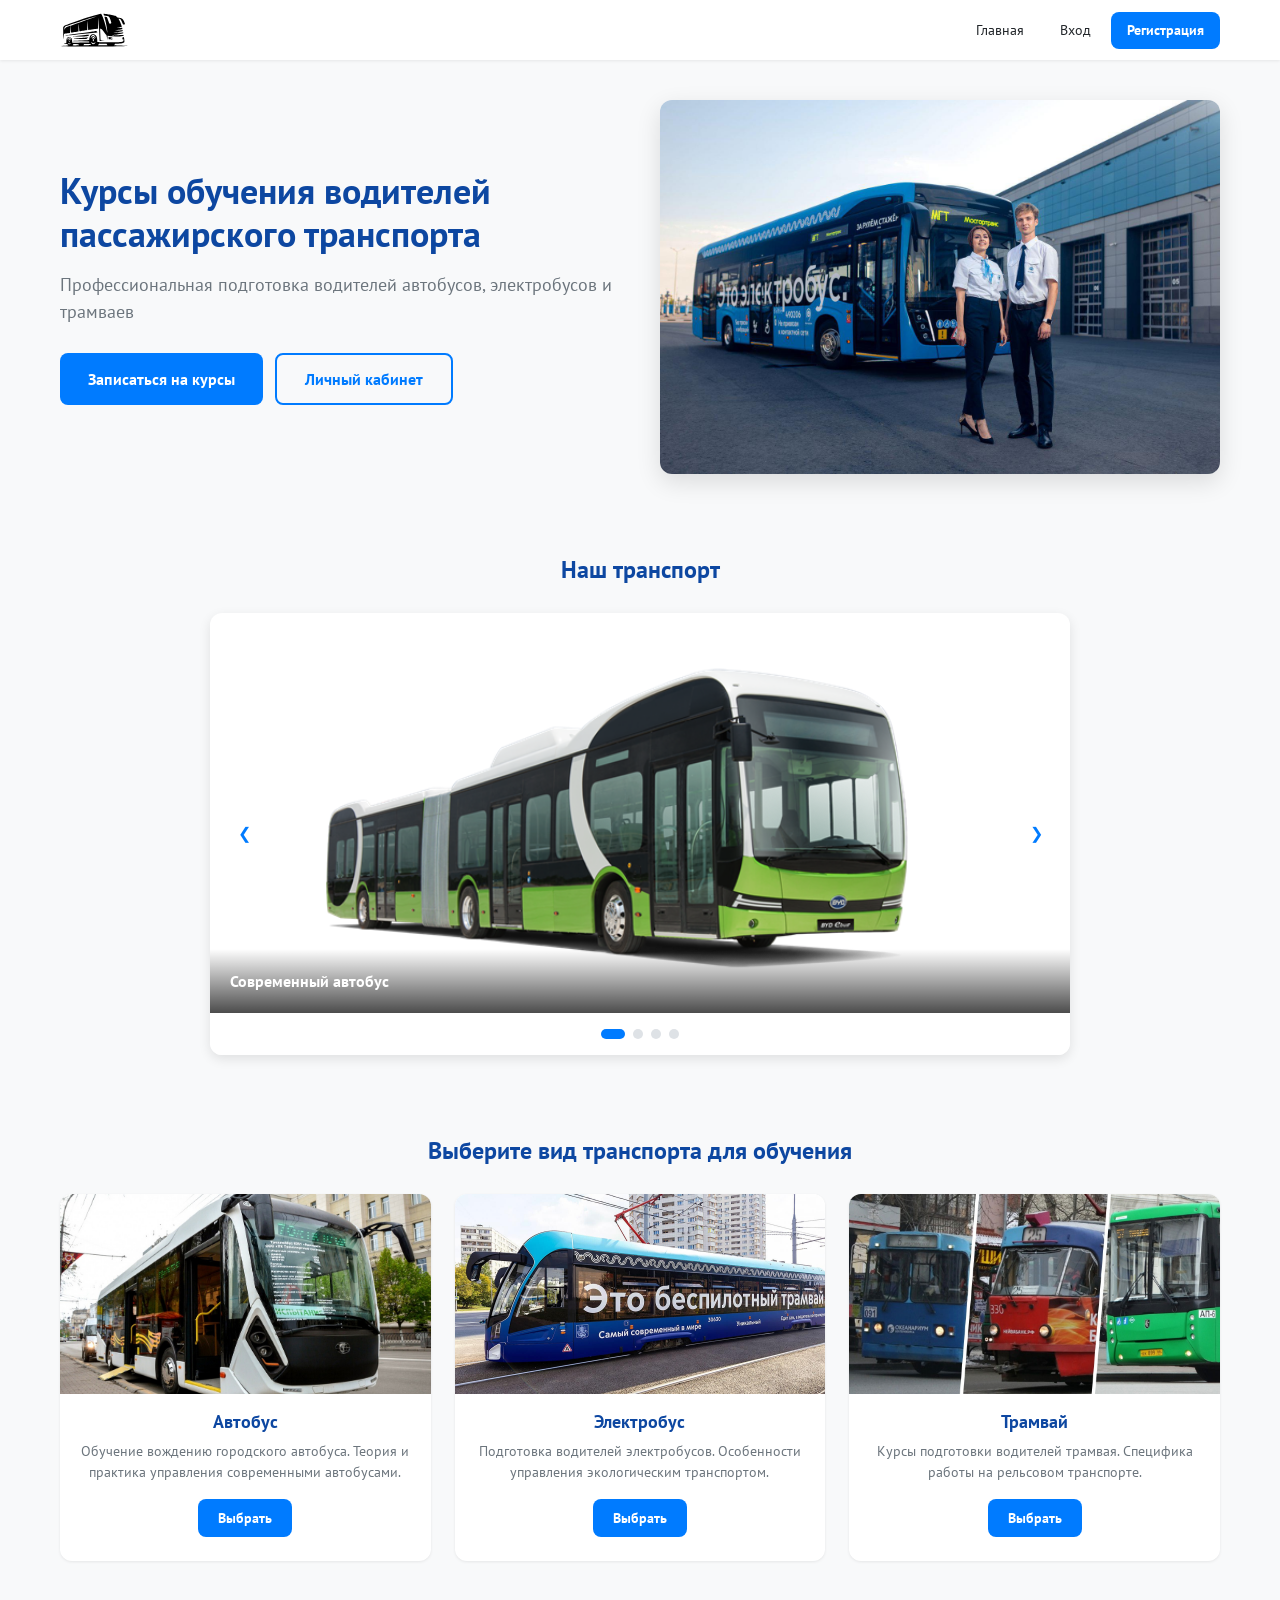
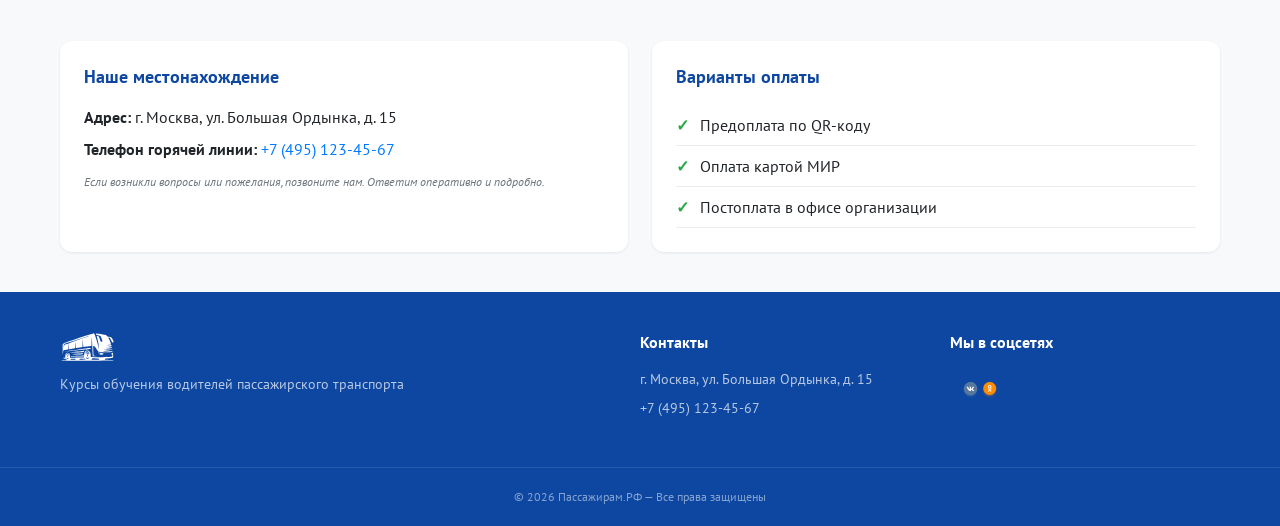
<file: index.html>
<!DOCTYPE html>
<html lang="ru">
<head>
    <meta charset="UTF-8">
    <meta name="viewport" content="width=device-width, initial-scale=1.0, maximum-scale=1.0, user-scalable=no">
    <title>Пассажирам.РФ — Обучение пассажирским перевозкам</title>
    <link rel="preconnect" href="https://fonts.googleapis.com">
    <link rel="preconnect" href="https://fonts.gstatic.com" crossorigin>
    <link href="https://fonts.googleapis.com/css2?family=PT+Sans:ital,wght@0,400;0,700;1,400;1,700&display=swap" rel="stylesheet">
    <link rel="stylesheet" href="css/style.css">
</head>
<body>
    <!-- Навигация -->
    <nav class="navbar" id="navbar">
        <div class="nav-container">
            <a href="index.html" class="nav-logo">
                <img src="images/logo.svg" alt="Пассажирам.РФ" class="logo-img">
            </a>
            <button class="nav-toggle" id="navToggle" aria-label="Меню">
                <span class="hamburger"></span>
                <span class="hamburger"></span>
                <span class="hamburger"></span>
            </button>
            <ul class="nav-menu" id="navMenu">
                <li class="nav-item">
                    <a href="index.html" class="nav-link">Главная</a>
                </li>
                <li class="nav-item auth-hidden">
                    <a href="login.html" class="nav-link">Вход</a>
                </li>
                <li class="nav-item auth-hidden">
                    <a href="register.html" class="nav-link nav-link-primary">Регистрация</a>
                </li>
                <li class="nav-item auth-visible" style="display:none">
                    <a href="dashboard.html" class="nav-link">Личный кабинет</a>
                </li>
                <li class="nav-item auth-visible" style="display:none">
                    <a href="request.html" class="nav-link">Подать заявку</a>
                </li>
                <li class="nav-item admin-visible" style="display:none">
                    <a href="admin.html" class="nav-link nav-link-admin">Админ-панель</a>
                </li>
                <li class="nav-item auth-visible" style="display:none">
                    <a href="#" class="nav-link" onclick="auth.logout()">Выход</a>
                </li>
            </ul>
        </div>
    </nav>

    <!-- Уведомления -->
    <div class="notifications-container" id="notifications"></div>

    <!-- ==================== ГЛАВНАЯ СТРАНИЦА ==================== -->
    <section class="page" id="page-home">
        <!-- Hero секция -->
        <div class="hero">
            <div class="hero-content">
                <h1 class="hero-title">Курсы обучения водителей пассажирского транспорта</h1>
                <p class="hero-subtitle">Профессиональная подготовка водителей автобусов, электробусов и трамваев</p>
                <div class="hero-buttons">
                    <button class="btn btn-primary btn-lg" onclick="goToEnrollment()">Записаться на курсы</button>
                    <button class="btn btn-outline btn-lg" onclick="window.location.href='login.html'">Личный кабинет</button>
                </div>
            </div>
            <div class="hero-image">
                <img src="images/hero.jpg" alt="Пассажирский транспорт">
            </div>
        </div>

        <!-- Слайдер -->
        <div class="slider-section">
            <h2 class="section-title">Наш транспорт</h2>
            <div class="slider" id="mainSlider">
                <div class="slider-container">
                    <div class="slider-slide active">
                        <img src="images/slider1.png" alt="Автобус">
                        <div class="slide-caption">Современный автобус</div>
                    </div>
                    <div class="slider-slide">
                        <img src="images/slider2.jpg" alt="Электробус">
                        <div class="slide-caption">Экологичный электробус</div>
                    </div>
                    <div class="slider-slide">
                        <img src="images/slider3.jpg" alt="Трамвай">
                        <div class="slide-caption">Городской трамвай</div>
                    </div>
                    <div class="slider-slide">
                        <img src="images/slider4.jpg" alt="Транспорт Москвы">
                        <div class="slide-caption">Транспорт Москвы</div>
                    </div>
                </div>
                <button class="slider-btn slider-prev" onclick="mainSlider.prev()">&#10094;</button>
                <button class="slider-btn slider-next" onclick="mainSlider.next()">&#10095;</button>
                <div class="slider-dots" id="sliderDots"></div>
            </div>
        </div>

        <!-- Виды транспорта -->
        <div class="transport-section">
            <h2 class="section-title">Выберите вид транспорта для обучения</h2>
            <div class="transport-grid">
                <div class="transport-card">
                    <div class="transport-img">
                        <img src="images/bus.jpg" alt="Автобус">
                    </div>
                    <h3>Автобус</h3>
                    <p>Обучение вождению городского автобуса. Теория и практика управления современными автобусами.</p>
                    <button class="btn btn-primary" onclick="goToEnrollment('Автобус')">Выбрать</button>
                </div>
                <div class="transport-card">
                    <div class="transport-img">
                        <img src="images/electrobus.png" alt="Электробус">
                    </div>
                    <h3>Электробус</h3>
                    <p>Подготовка водителей электробусов. Особенности управления экологическим транспортом.</p>
                    <button class="btn btn-primary" onclick="goToEnrollment('Электробус')">Выбрать</button>
                </div>
                <div class="transport-card">
                    <div class="transport-img">
                        <img src="images/tram.jpg" alt="Трамвай">
                    </div>
                    <h3>Трамвай</h3>
                    <p>Курсы подготовки водителей трамвая. Специфика работы на рельсовом транспорте.</p>
                    <button class="btn btn-primary" onclick="goToEnrollment('Трамвай')">Выбрать</button>
                </div>
            </div>
        </div>

        <!-- Информация -->
        <div class="info-section">
            <div class="info-card">
                <h3>Наше местонахождение</h3>
                <p><strong>Адрес:</strong> г. Москва, ул. Большая Ордынка, д. 15</p>
                <p><strong>Телефон горячей линии:</strong> <a href="tel:+74951234567">+7 (495) 123-45-67</a></p>
                <p class="info-note">Если возникли вопросы или пожелания, позвоните нам. Ответим оперативно и подробно.</p>
            </div>
            <div class="info-card">
                <h3>Варианты оплаты</h3>
                <ul class="payment-list">
                    <li>Предоплата по QR-коду</li>
                    <li>Оплата картой МИР</li>
                    <li>Постоплата в офисе организации</li>
                </ul>
            </div>
        </div>
    </section>

    <!-- Футер -->
    <footer class="footer" id="footer">
        <div class="footer-content">
            <div class="footer-section">
                <img src="images/logo.svg" alt="Пассажирам.РФ" class="footer-logo">
                <p class="footer-desc">Курсы обучения водителей пассажирского транспорта</p>
            </div>
            <div class="footer-section">
                <h4>Контакты</h4>
                <p>г. Москва, ул. Большая Ордынка, д. 15</p>
                <p><a href="tel:+74951234567">+7 (495) 123-45-67</a></p>
            </div>
            <div class="footer-section">
                <h4>Мы в соцсетях</h4>
                <div class="social-links">
                    <a href="#" class="social-link">
                        <img src="images/social.png" alt="Социальные сети" class="social-img">
                    </a>
                </div>
            </div>
        </div>
        <div class="footer-bottom">
            <p>&copy; 2026 Пассажирам.РФ — Все права защищены</p>
        </div>
    </footer>

    <script src="js/app.js"></script>
    <script>
        document.addEventListener('DOMContentLoaded', () => {
            storage.init();
            notify.init();
            nav.init();
            mainSlider = new Slider('mainSlider', 'sliderDots');
        });

        function goToEnrollment(transport) {
            if (auth.getCurrentUser()) {
                if (transport) {
                    sessionStorage.setItem('selectedTransport', transport);
                }
                window.location.href = 'request.html';
            } else {
                window.location.href = 'register.html';
            }
        }
    </script>
</body>
</html>
</file>
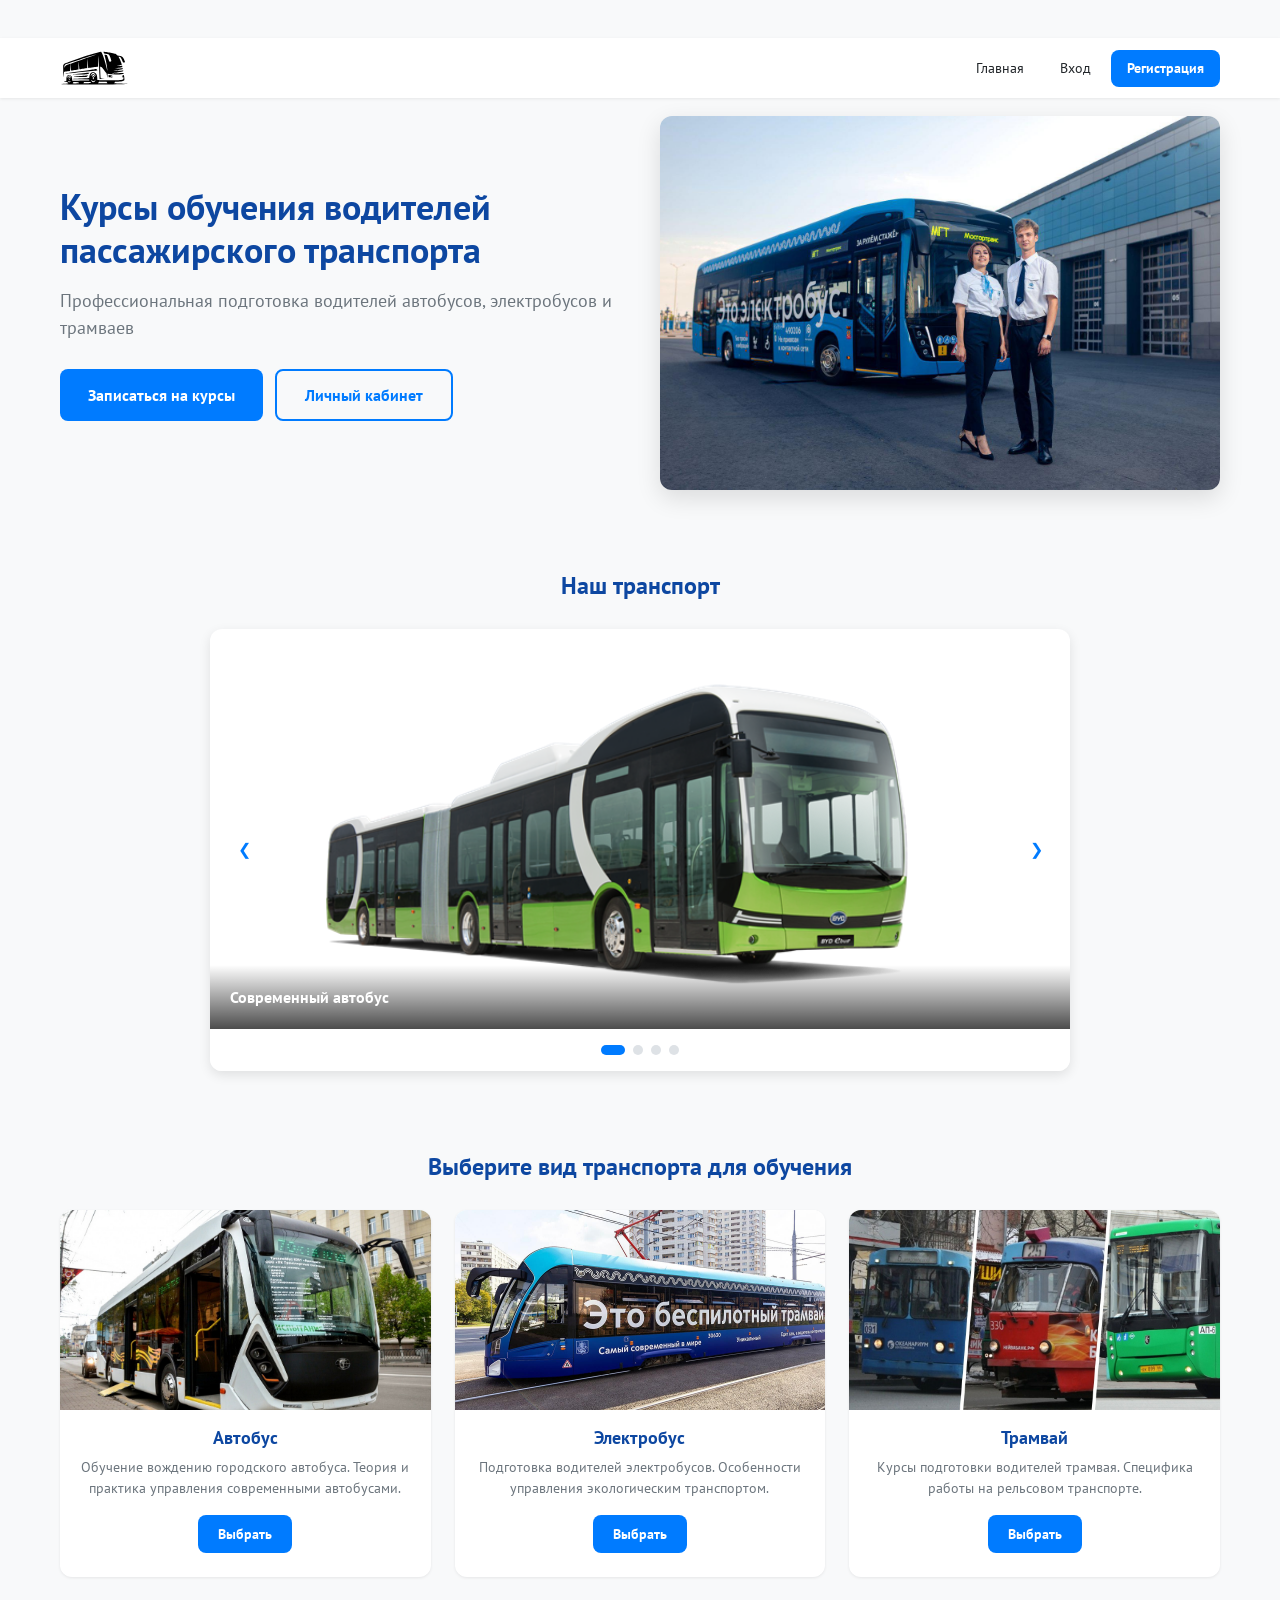
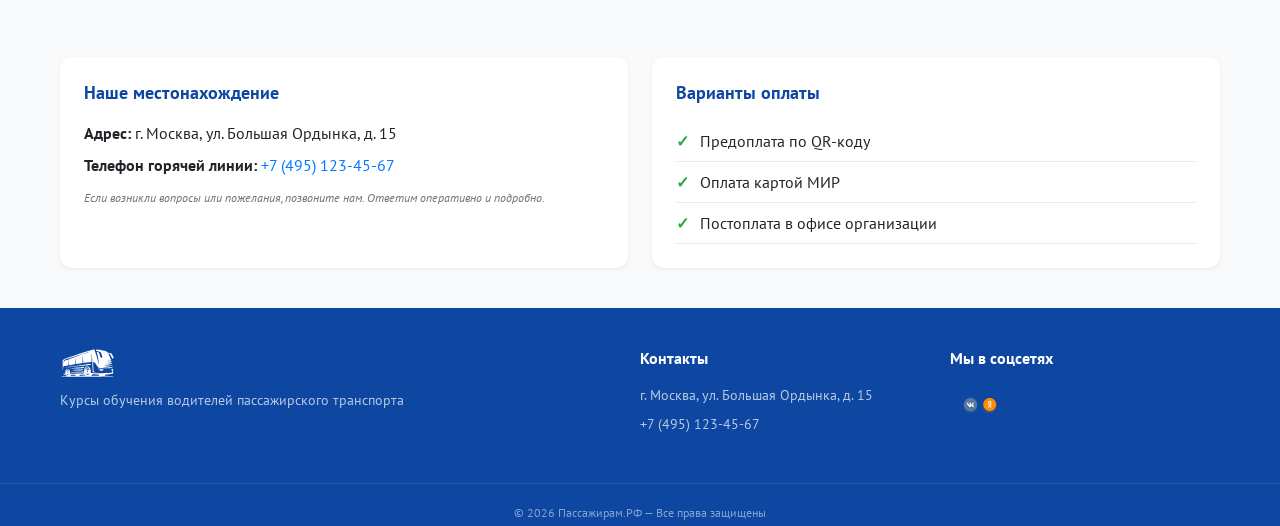
<file: admin.html>
<!DOCTYPE html>
<html lang="ru">
<head>
    <meta charset="UTF-8">
    <meta name="viewport" content="width=device-width, initial-scale=1.0, maximum-scale=1.0, user-scalable=no">
    <title>Панель администратора — Пассажирам.РФ</title>
    <link rel="preconnect" href="https://fonts.googleapis.com">
    <link rel="preconnect" href="https://fonts.gstatic.com" crossorigin>
    <link href="https://fonts.googleapis.com/css2?family=PT+Sans:ital,wght@0,400;0,700;1,400;1,700&display=swap" rel="stylesheet">
    <link rel="stylesheet" href="css/style.css">
</head>
<body>
    <!-- Навигация -->
    <nav class="navbar" id="navbar">
        <div class="nav-container">
            <a href="index.html" class="nav-logo">
                <img src="images/logo.svg" alt="Пассажирам.РФ" class="logo-img">
            </a>
            <button class="nav-toggle" id="navToggle" aria-label="Меню">
                <span class="hamburger"></span>
                <span class="hamburger"></span>
                <span class="hamburger"></span>
            </button>
            <ul class="nav-menu" id="navMenu">
                <li class="nav-item">
                    <a href="index.html" class="nav-link">Главная</a>
                </li>
                <li class="nav-item auth-hidden">
                    <a href="login.html" class="nav-link">Вход</a>
                </li>
                <li class="nav-item auth-hidden">
                    <a href="register.html" class="nav-link nav-link-primary">Регистрация</a>
                </li>
                <li class="nav-item auth-visible" style="display:none">
                    <a href="dashboard.html" class="nav-link">Личный кабинет</a>
                </li>
                <li class="nav-item auth-visible" style="display:none">
                    <a href="request.html" class="nav-link">Подать заявку</a>
                </li>
                <li class="nav-item admin-visible" style="display:none">
                    <a href="admin.html" class="nav-link nav-link-admin">Админ-панель</a>
                </li>
                <li class="nav-item auth-visible" style="display:none">
                    <a href="#" class="nav-link" onclick="auth.logout()">Выход</a>
                </li>
            </ul>
        </div>
    </nav>

    <!-- Уведомления -->
    <div class="notifications-container" id="notifications"></div>

    <!-- ==================== ПАНЕЛЬ АДМИНИСТРАТОРА ==================== -->
    <section class="page" id="page-admin">
        <div class="admin-panel">
            <div class="admin-header">
                <h2 class="section-title">Панель управления администратора</h2>
                <div class="admin-stats" id="adminStats">
                    <div class="stat-card stat-new">
                        <span class="stat-number" id="statNew">0</span>
                        <span class="stat-label">Новые</span>
                    </div>
                    <div class="stat-card stat-progress">
                        <span class="stat-number" id="statProgress">0</span>
                        <span class="stat-label">В обучении</span>
                    </div>
                    <div class="stat-card stat-completed">
                        <span class="stat-number" id="statCompleted">0</span>
                        <span class="stat-label">Завершено</span>
                    </div>
                </div>
            </div>

            <!-- Фильтры -->
            <div class="admin-filters">
                <div class="filter-group">
                    <label for="filterStatus" class="filter-label">Статус:</label>
                    <select id="filterStatus" class="filter-select" onchange="admin.applyFilters()">
                        <option value="">Все статусы</option>
                        <option value="Новая">Новая</option>
                        <option value="Идет обучение">Идет обучение</option>
                        <option value="Обучение завершено">Обучение завершено</option>
                    </select>
                </div>
                <div class="filter-group">
                    <label for="filterTransport" class="filter-label">Транспорт:</label>
                    <select id="filterTransport" class="filter-select" onchange="admin.applyFilters()">
                        <option value="">Все виды</option>
                        <option value="Автобус">Автобус</option>
                        <option value="Электробус">Электробус</option>
                        <option value="Трамвай">Трамвай</option>
                    </select>
                </div>
                <div class="filter-group">
                    <label for="filterSearch" class="filter-label">Поиск:</label>
                    <input type="text" id="filterSearch" class="filter-input" placeholder="По ФИО или логину" oninput="admin.applyFilters()">
                </div>
                <div class="filter-group">
                    <label for="sortBy" class="filter-label">Сортировка:</label>
                    <select id="sortBy" class="filter-select" onchange="admin.applyFilters()">
                        <option value="date-desc">По дате (новые)</option>
                        <option value="date-asc">По дате (старые)</option>
                        <option value="fio">По ФИО</option>
                        <option value="status">По статусу</option>
                    </select>
                </div>
            </div>

            <!-- Таблица заявок -->
            <div class="table-container">
                <table class="admin-table" id="adminTable">
                    <thead>
                        <tr>
                            <th>№</th>
                            <th>Дата</th>
                            <th>Пользователь</th>
                            <th>Транспорт</th>
                            <th>Дата начала</th>
                            <th>Оплата</th>
                            <th>Статус</th>
                            <th>Действия</th>
                        </tr>
                    </thead>
                    <tbody id="adminTableBody">
                    </tbody>
                </table>
                <div class="empty-state" id="adminEmpty" style="display:none">
                    <p>Заявки не найдены</p>
                </div>
            </div>

            <!-- Пагинация -->
            <div class="pagination" id="pagination"></div>
        </div>
    </section>

    <!-- Футер -->
    <footer class="footer" id="footer">
        <div class="footer-content">
            <div class="footer-section">
                <img src="images/logo.svg" alt="Пассажирам.РФ" class="footer-logo">
                <p class="footer-desc">Курсы обучения водителей пассажирского транспорта</p>
            </div>
            <div class="footer-section">
                <h4>Контакты</h4>
                <p>г. Москва, ул. Большая Ордынка, д. 15</p>
                <p><a href="tel:+74951234567">+7 (495) 123-45-67</a></p>
            </div>
            <div class="footer-section">
                <h4>Мы в соцсетях</h4>
                <div class="social-links">
                    <a href="#" class="social-link">
                        <img src="images/social.png" alt="Социальные сети" class="social-img">
                    </a>
                </div>
            </div>
        </div>
        <div class="footer-bottom">
            <p>&copy; 2026 Пассажирам.РФ — Все права защищены</p>
        </div>
    </footer>

    <script src="js/app.js"></script>
    <script>
        document.addEventListener('DOMContentLoaded', () => {
            storage.init();
            notify.init();
            nav.init();

            // Защита страницы — только для администратора
            if (!auth.isAdmin()) {
                notify.error('Доступ запрещён');
                setTimeout(() => window.location.href = 'index.html', 500);
                return;
            }

            admin.load();
        });
    </script>
</body>
</html>
</file>
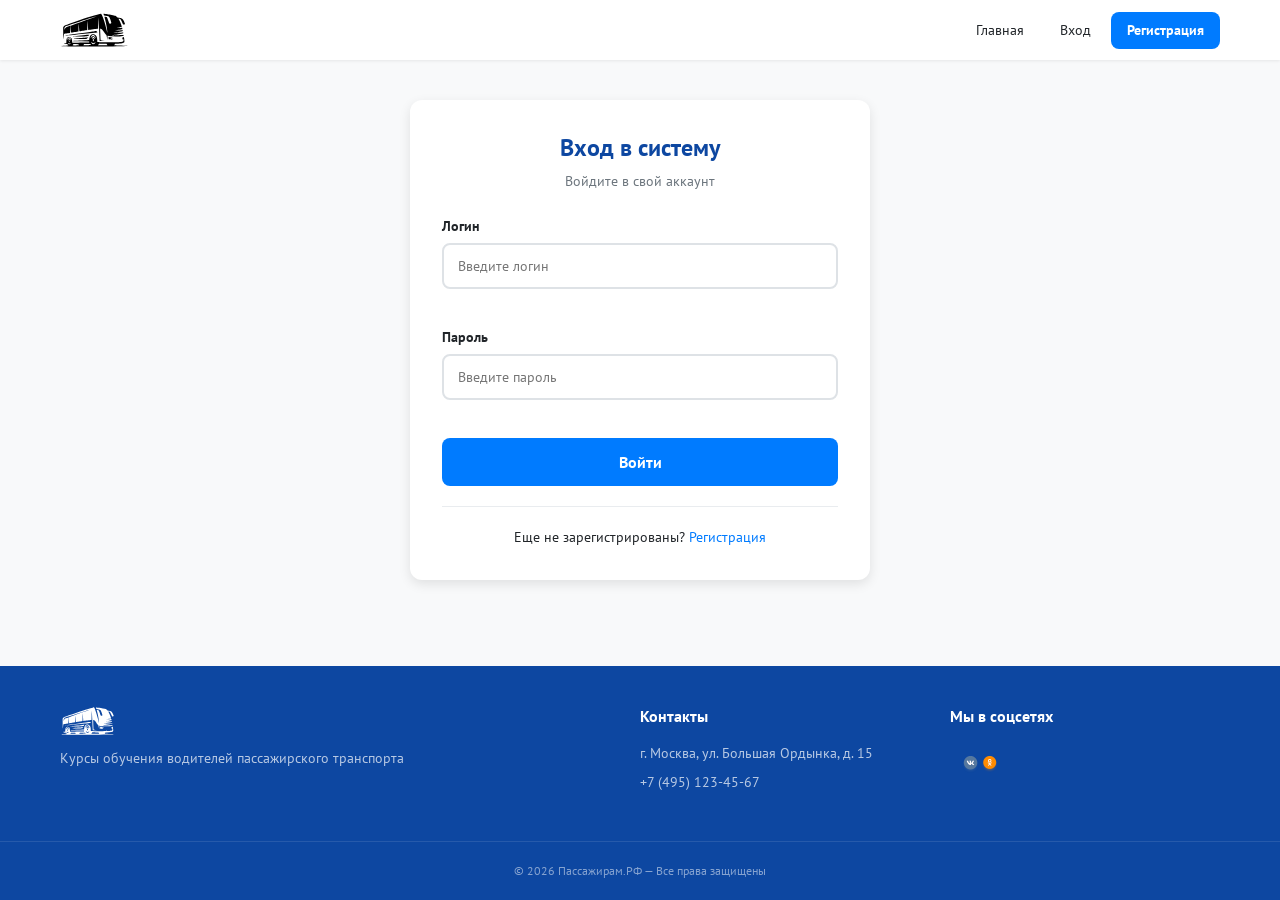
<file: dashboard.html>
<!DOCTYPE html>
<html lang="ru">
<head>
    <meta charset="UTF-8">
    <meta name="viewport" content="width=device-width, initial-scale=1.0, maximum-scale=1.0, user-scalable=no">
    <title>Личный кабинет — Пассажирам.РФ</title>
    <link rel="preconnect" href="https://fonts.googleapis.com">
    <link rel="preconnect" href="https://fonts.gstatic.com" crossorigin>
    <link href="https://fonts.googleapis.com/css2?family=PT+Sans:ital,wght@0,400;0,700;1,400;1,700&display=swap" rel="stylesheet">
    <link rel="stylesheet" href="css/style.css">
</head>
<body>
    <!-- Навигация -->
    <nav class="navbar" id="navbar">
        <div class="nav-container">
            <a href="index.html" class="nav-logo">
                <img src="images/logo.svg" alt="Пассажирам.РФ" class="logo-img">
            </a>
            <button class="nav-toggle" id="navToggle" aria-label="Меню">
                <span class="hamburger"></span>
                <span class="hamburger"></span>
                <span class="hamburger"></span>
            </button>
            <ul class="nav-menu" id="navMenu">
                <li class="nav-item">
                    <a href="index.html" class="nav-link">Главная</a>
                </li>
                <li class="nav-item auth-hidden">
                    <a href="login.html" class="nav-link">Вход</a>
                </li>
                <li class="nav-item auth-hidden">
                    <a href="register.html" class="nav-link nav-link-primary">Регистрация</a>
                </li>
                <li class="nav-item auth-visible" style="display:none">
                    <a href="dashboard.html" class="nav-link">Личный кабинет</a>
                </li>
                <li class="nav-item auth-visible" style="display:none">
                    <a href="request.html" class="nav-link">Подать заявку</a>
                </li>
                <li class="nav-item admin-visible" style="display:none">
                    <a href="admin.html" class="nav-link nav-link-admin">Админ-панель</a>
                </li>
                <li class="nav-item auth-visible" style="display:none">
                    <a href="#" class="nav-link" onclick="auth.logout()">Выход</a>
                </li>
            </ul>
        </div>
    </nav>

    <!-- Уведомления -->
    <div class="notifications-container" id="notifications"></div>

    <!-- ==================== ЛИЧНЫЙ КАБИНЕТ ==================== -->
    <section class="page" id="page-dashboard">
        <div class="dashboard">
            <!-- Слайдер в личном кабинете -->
            <div class="slider-section dashboard-slider">
                <div class="slider" id="dashboardSlider">
                    <div class="slider-container">
                        <div class="slider-slide active">
                            <img src="images/slider1.png" alt="Автобус">
                            <div class="slide-caption">Современный автобус</div>
                        </div>
                        <div class="slider-slide">
                            <img src="images/slider2.jpg" alt="Электробус">
                            <div class="slide-caption">Экологичный электробус</div>
                        </div>
                        <div class="slider-slide">
                            <img src="images/slider3.jpg" alt="Трамвай">
                            <div class="slide-caption">Городской трамвай</div>
                        </div>
                        <div class="slider-slide">
                            <img src="images/slider4.jpg" alt="Транспорт">
                            <div class="slide-caption">Транспорт Москвы</div>
                        </div>
                    </div>
                    <button class="slider-btn slider-prev" onclick="dashSlider.prev()">&#10094;</button>
                    <button class="slider-btn slider-next" onclick="dashSlider.next()">&#10095;</button>
                    <div class="slider-dots" id="dashboardSliderDots"></div>
                </div>
            </div>

            <!-- Информация пользователя -->
            <div class="user-info-card">
                <h3>Добро пожаловать, <span id="userName">Пользователь</span>!</h3>
                <p class="user-email" id="userEmail"></p>
            </div>

            <!-- Кнопка подачи заявки -->
            <div class="dashboard-actions">
                <a href="request.html" class="btn btn-primary btn-lg">
                    <span class="btn-icon">+</span> Подать новую заявку
                </a>
            </div>

            <!-- История заявок -->
            <div class="requests-section">
                <h2 class="section-title">Мои заявки</h2>
                <div class="requests-list" id="userRequests">
                    <div class="empty-state">
                        <p>У вас пока нет заявок</p>
                        <a href="request.html" class="btn btn-primary">Подать заявку</a>
                    </div>
                </div>
            </div>
        </div>
    </section>

    <!-- ==================== МОДАЛЬНОЕ ОКНО ОТЗЫВА ==================== -->
    <div class="modal-overlay" id="reviewModal" style="display:none">
        <div class="modal">
            <div class="modal-header">
                <h3 class="modal-title">Оставить отзыв</h3>
                <button class="modal-close" onclick="reviews.closeModal()">&times;</button>
            </div>
            <div class="modal-body">
                <form id="reviewForm" onsubmit="reviews.handleSubmit(event)">
                    <input type="hidden" id="review-request-id">
                    <div class="form-group">
                        <label for="review-rating" class="form-label">Оценка</label>
                        <div class="rating" id="ratingStars">
                            <span class="star" data-value="1" onclick="reviews.setRating(1)">&#9733;</span>
                            <span class="star" data-value="2" onclick="reviews.setRating(2)">&#9733;</span>
                            <span class="star" data-value="3" onclick="reviews.setRating(3)">&#9733;</span>
                            <span class="star" data-value="4" onclick="reviews.setRating(4)">&#9733;</span>
                            <span class="star" data-value="5" onclick="reviews.setRating(5)">&#9733;</span>
                        </div>
                        <input type="hidden" id="review-rating" value="5">
                    </div>
                    <div class="form-group">
                        <label for="review-text" class="form-label">Ваш отзыв</label>
                        <textarea id="review-text" class="form-textarea" rows="4" placeholder="Поделитесь впечатлениями об обучении..." required></textarea>
                    </div>
                    <button type="submit" class="btn btn-primary btn-block">Отправить отзыв</button>
                </form>
            </div>
        </div>
    </div>

    <!-- ==================== МОДАЛЬНОЕ ОКНО ПОДТВЕРЖДЕНИЯ ==================== -->
    <div class="modal-overlay" id="confirmModal" style="display:none">
        <div class="modal modal-sm">
            <div class="modal-header">
                <h3 class="modal-title" id="confirmTitle">Подтверждение</h3>
                <button class="modal-close" onclick="modal.close('confirmModal')">&times;</button>
            </div>
            <div class="modal-body">
                <p id="confirmMessage">Вы уверены?</p>
                <div class="modal-actions">
                    <button class="btn btn-secondary" onclick="modal.close('confirmModal')">Отмена</button>
                    <button class="btn btn-primary" id="confirmAction">Подтвердить</button>
                </div>
            </div>
        </div>
    </div>

    <!-- Футер -->
    <footer class="footer" id="footer">
        <div class="footer-content">
            <div class="footer-section">
                <img src="images/logo.svg" alt="Пассажирам.РФ" class="footer-logo">
                <p class="footer-desc">Курсы обучения водителей пассажирского транспорта</p>
            </div>
            <div class="footer-section">
                <h4>Контакты</h4>
                <p>г. Москва, ул. Большая Ордынка, д. 15</p>
                <p><a href="tel:+74951234567">+7 (495) 123-45-67</a></p>
            </div>
            <div class="footer-section">
                <h4>Мы в соцсетях</h4>
                <div class="social-links">
                    <a href="#" class="social-link">
                        <img src="images/social.png" alt="Социальные сети" class="social-img">
                    </a>
                </div>
            </div>
        </div>
        <div class="footer-bottom">
            <p>&copy; 2026 Пассажирам.РФ — Все права защищены</p>
        </div>
    </footer>

    <script src="js/app.js"></script>
    <script>
        let dashSlider;

        document.addEventListener('DOMContentLoaded', () => {
            storage.init();
            notify.init();
            nav.init();

            // Защита страницы — только для авторизованных
            const user = auth.getCurrentUser();
            if (!user) {
                notify.error('Требуется авторизация');
                setTimeout(() => window.location.href = 'login.html', 500);
                return;
            }

            // Заполняем данные пользователя
            document.getElementById('userName').textContent = user.fio;
            document.getElementById('userEmail').textContent = user.email;

            // Загружаем заявки
            dashboard.loadRequests();

            // Слайдер
            dashSlider = new Slider('dashboardSlider', 'dashboardSliderDots');

            // Закрытие модалок по клику на оверлей
            document.querySelectorAll('.modal-overlay').forEach(overlay => {
                overlay.addEventListener('click', (e) => {
                    if (e.target === overlay) overlay.style.display = 'none';
                });
            });
        });
    </script>
</body>
</html>
</file>
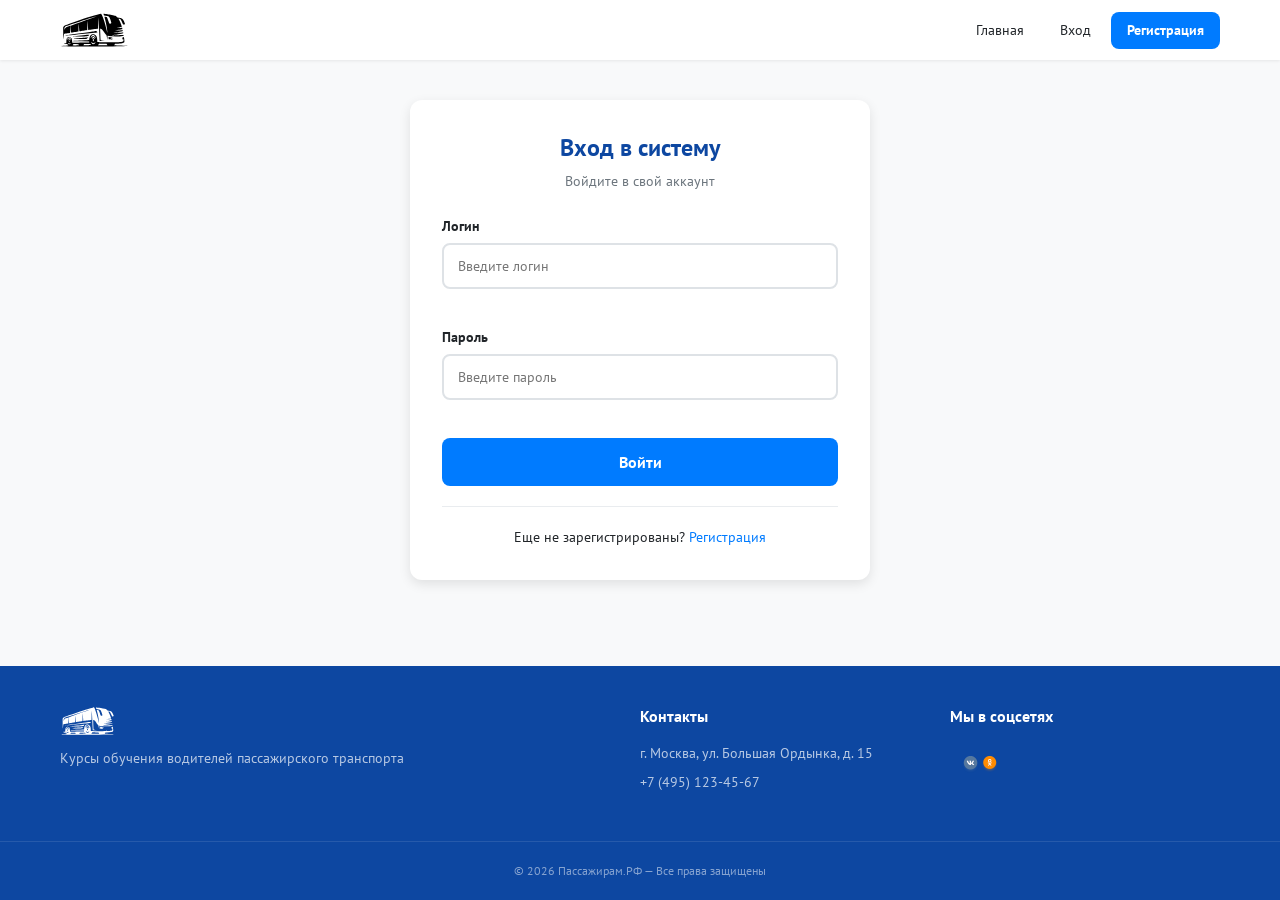
<file: login.html>
<!DOCTYPE html>
<html lang="ru">
<head>
    <meta charset="UTF-8">
    <meta name="viewport" content="width=device-width, initial-scale=1.0, maximum-scale=1.0, user-scalable=no">
    <title>Вход — Пассажирам.РФ</title>
    <link rel="preconnect" href="https://fonts.googleapis.com">
    <link rel="preconnect" href="https://fonts.gstatic.com" crossorigin>
    <link href="https://fonts.googleapis.com/css2?family=PT+Sans:ital,wght@0,400;0,700;1,400;1,700&display=swap" rel="stylesheet">
    <link rel="stylesheet" href="css/style.css">
</head>
<body>
    <!-- Навигация -->
    <nav class="navbar" id="navbar">
        <div class="nav-container">
            <a href="index.html" class="nav-logo">
                <img src="images/logo.svg" alt="Пассажирам.РФ" class="logo-img">
            </a>
            <button class="nav-toggle" id="navToggle" aria-label="Меню">
                <span class="hamburger"></span>
                <span class="hamburger"></span>
                <span class="hamburger"></span>
            </button>
            <ul class="nav-menu" id="navMenu">
                <li class="nav-item">
                    <a href="index.html" class="nav-link">Главная</a>
                </li>
                <li class="nav-item auth-hidden">
                    <a href="login.html" class="nav-link">Вход</a>
                </li>
                <li class="nav-item auth-hidden">
                    <a href="register.html" class="nav-link nav-link-primary">Регистрация</a>
                </li>
                <li class="nav-item auth-visible" style="display:none">
                    <a href="dashboard.html" class="nav-link">Личный кабинет</a>
                </li>
                <li class="nav-item auth-visible" style="display:none">
                    <a href="request.html" class="nav-link">Подать заявку</a>
                </li>
                <li class="nav-item admin-visible" style="display:none">
                    <a href="admin.html" class="nav-link nav-link-admin">Админ-панель</a>
                </li>
                <li class="nav-item auth-visible" style="display:none">
                    <a href="#" class="nav-link" onclick="auth.logout()">Выход</a>
                </li>
            </ul>
        </div>
    </nav>

    <!-- Уведомления -->
    <div class="notifications-container" id="notifications"></div>

    <!-- ==================== СТРАНИЦА АВТОРИЗАЦИИ ==================== -->
    <section class="page" id="page-login">
        <div class="form-container">
            <div class="form-card">
                <h2 class="form-title">Вход в систему</h2>
                <p class="form-subtitle">Войдите в свой аккаунт</p>
                <form id="loginForm" onsubmit="auth.handleLogin(event)">
                    <div class="form-group">
                        <label for="login-login" class="form-label">Логин</label>
                        <input type="text" id="login-login" name="login" class="form-input" placeholder="Введите логин">
                        <span class="form-error" id="login-login-error"></span>
                    </div>
                    <div class="form-group">
                        <label for="login-password" class="form-label">Пароль</label>
                        <input type="password" id="login-password" name="password" class="form-input" placeholder="Введите пароль">
                        <span class="form-error" id="login-password-error"></span>
                    </div>
                    <button type="submit" class="btn btn-primary btn-block btn-lg">Войти</button>
                </form>
                <div class="form-footer">
                    <p>Еще не зарегистрированы? <a href="register.html">Регистрация</a></p>
                </div>
            </div>
        </div>
    </section>

    <!-- Футер -->
    <footer class="footer" id="footer">
        <div class="footer-content">
            <div class="footer-section">
                <img src="images/logo.svg" alt="Пассажирам.РФ" class="footer-logo">
                <p class="footer-desc">Курсы обучения водителей пассажирского транспорта</p>
            </div>
            <div class="footer-section">
                <h4>Контакты</h4>
                <p>г. Москва, ул. Большая Ордынка, д. 15</p>
                <p><a href="tel:+74951234567">+7 (495) 123-45-67</a></p>
            </div>
            <div class="footer-section">
                <h4>Мы в соцсетях</h4>
                <div class="social-links">
                    <a href="#" class="social-link">
                        <img src="images/social.png" alt="Социальные сети" class="social-img">
                    </a>
                </div>
            </div>
        </div>
        <div class="footer-bottom">
            <p>&copy; 2026 Пассажирам.РФ — Все права защищены</p>
        </div>
    </footer>

    <script src="js/app.js"></script>
    <script>
        document.addEventListener('DOMContentLoaded', () => {
            storage.init();
            notify.init();
            nav.init();
            // Если уже залогинен — редиректим
            if (auth.getCurrentUser()) {
                window.location.href = auth.isAdmin() ? 'admin.html' : 'dashboard.html';
            }
        });
    </script>
</body>
</html>
</file>
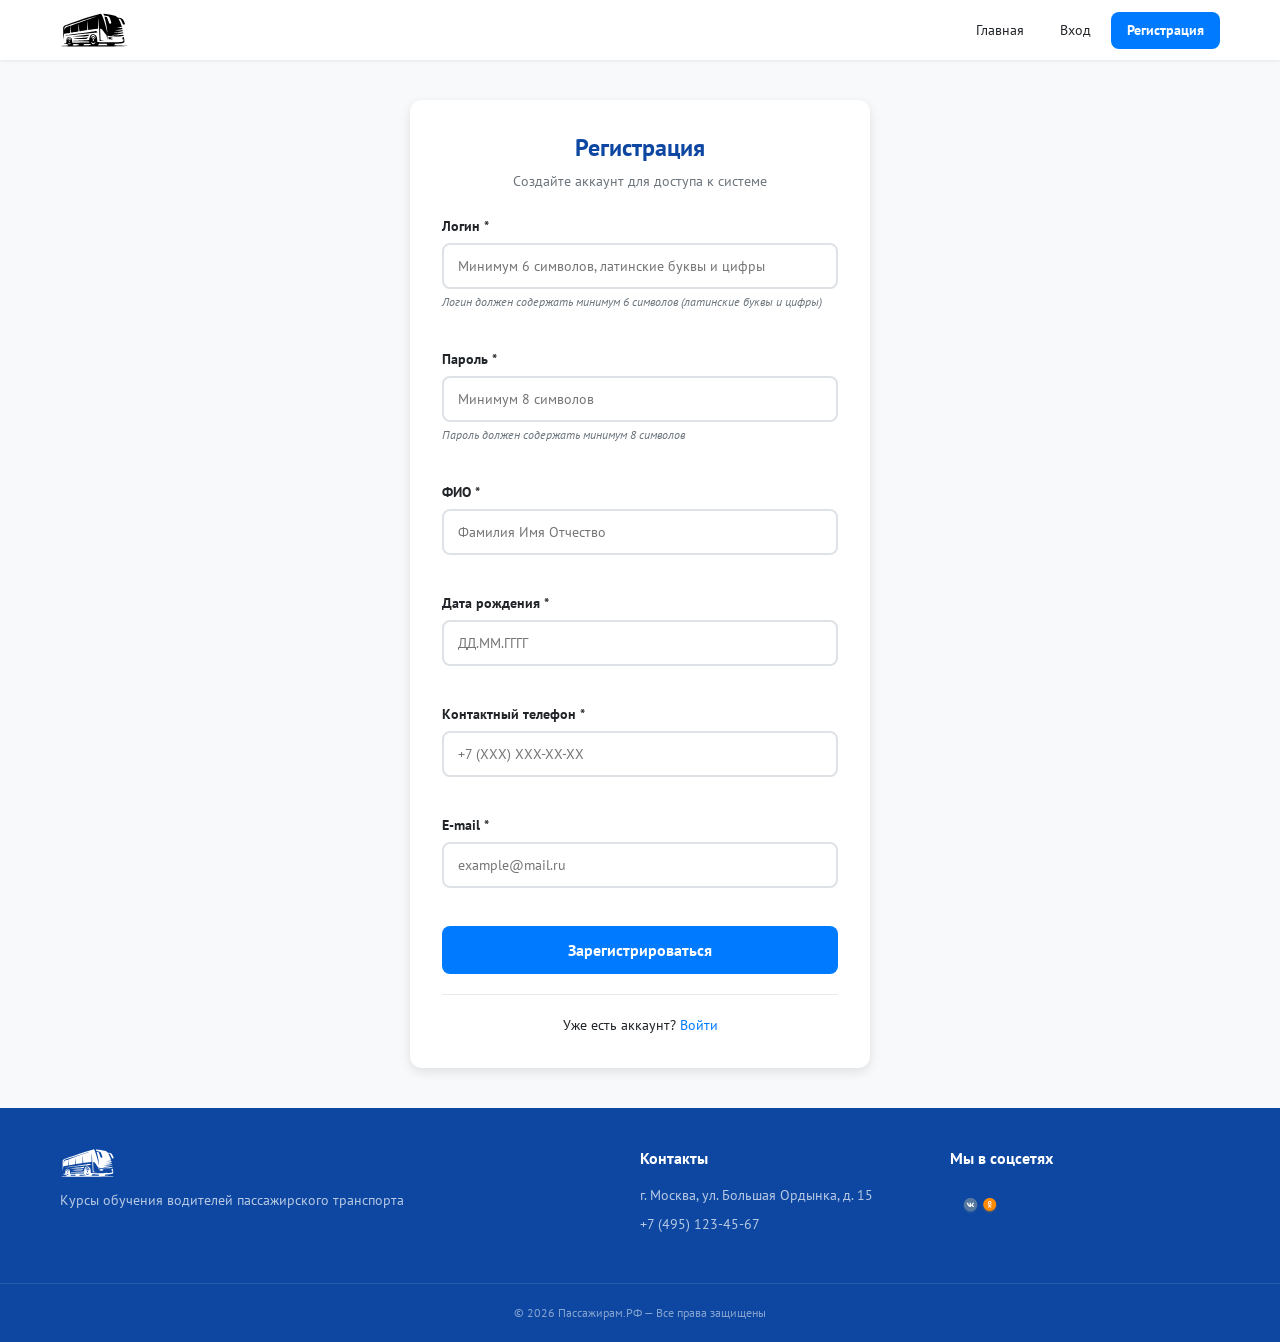
<file: register.html>
<!DOCTYPE html>
<html lang="ru">
<head>
    <meta charset="UTF-8">
    <meta name="viewport" content="width=device-width, initial-scale=1.0, maximum-scale=1.0, user-scalable=no">
    <title>Регистрация — Пассажирам.РФ</title>
    <link rel="preconnect" href="https://fonts.googleapis.com">
    <link rel="preconnect" href="https://fonts.gstatic.com" crossorigin>
    <link href="https://fonts.googleapis.com/css2?family=PT+Sans:ital,wght@0,400;0,700;1,400;1,700&display=swap" rel="stylesheet">
    <link rel="stylesheet" href="css/style.css">
</head>
<body>
    <!-- Навигация -->
    <nav class="navbar" id="navbar">
        <div class="nav-container">
            <a href="index.html" class="nav-logo">
                <img src="images/logo.svg" alt="Пассажирам.РФ" class="logo-img">
            </a>
            <button class="nav-toggle" id="navToggle" aria-label="Меню">
                <span class="hamburger"></span>
                <span class="hamburger"></span>
                <span class="hamburger"></span>
            </button>
            <ul class="nav-menu" id="navMenu">
                <li class="nav-item">
                    <a href="index.html" class="nav-link">Главная</a>
                </li>
                <li class="nav-item auth-hidden">
                    <a href="login.html" class="nav-link">Вход</a>
                </li>
                <li class="nav-item auth-hidden">
                    <a href="register.html" class="nav-link nav-link-primary">Регистрация</a>
                </li>
                <li class="nav-item auth-visible" style="display:none">
                    <a href="dashboard.html" class="nav-link">Личный кабинет</a>
                </li>
                <li class="nav-item auth-visible" style="display:none">
                    <a href="request.html" class="nav-link">Подать заявку</a>
                </li>
                <li class="nav-item admin-visible" style="display:none">
                    <a href="admin.html" class="nav-link nav-link-admin">Админ-панель</a>
                </li>
                <li class="nav-item auth-visible" style="display:none">
                    <a href="#" class="nav-link" onclick="auth.logout()">Выход</a>
                </li>
            </ul>
        </div>
    </nav>

    <!-- Уведомления -->
    <div class="notifications-container" id="notifications"></div>

    <!-- ==================== СТРАНИЦА РЕГИСТРАЦИИ ==================== -->
    <section class="page" id="page-register">
        <div class="form-container">
            <div class="form-card">
                <h2 class="form-title">Регистрация</h2>
                <p class="form-subtitle">Создайте аккаунт для доступа к системе</p>
                <form id="registerForm" onsubmit="auth.handleRegister(event)">
                    <div class="form-group">
                        <label for="reg-login" class="form-label">Логин *</label>
                        <input type="text" id="reg-login" name="login" class="form-input" placeholder="Минимум 6 символов, латинские буквы и цифры">
                        <span class="form-hint">Логин должен содержать минимум 6 символов (латинские буквы и цифры)</span>
                        <span class="form-error" id="reg-login-error"></span>
                    </div>
                    <div class="form-group">
                        <label for="reg-password" class="form-label">Пароль *</label>
                        <input type="password" id="reg-password" name="password" class="form-input" placeholder="Минимум 8 символов">
                        <span class="form-hint">Пароль должен содержать минимум 8 символов</span>
                        <span class="form-error" id="reg-password-error"></span>
                    </div>
                    <div class="form-group">
                        <label for="reg-fio" class="form-label">ФИО *</label>
                        <input type="text" id="reg-fio" name="fio" class="form-input" placeholder="Фамилия Имя Отчество">
                        <span class="form-error" id="reg-fio-error"></span>
                    </div>
                    <div class="form-group">
                        <label for="reg-birthdate" class="form-label">Дата рождения *</label>
                        <input type="text" id="reg-birthdate" name="birthdate" class="form-input" placeholder="ДД.ММ.ГГГГ" maxlength="10">
                        <span class="form-error" id="reg-birthdate-error"></span>
                    </div>
                    <div class="form-group">
                        <label for="reg-phone" class="form-label">Контактный телефон *</label>
                        <input type="tel" id="reg-phone" name="phone" class="form-input" placeholder="+7 (XXX) XXX-XX-XX">
                        <span class="form-error" id="reg-phone-error"></span>
                    </div>
                    <div class="form-group">
                        <label for="reg-email" class="form-label">E-mail *</label>
                        <input type="email" id="reg-email" name="email" class="form-input" placeholder="example@mail.ru">
                        <span class="form-error" id="reg-email-error"></span>
                    </div>
                    <button type="submit" class="btn btn-primary btn-block btn-lg">Зарегистрироваться</button>
                </form>
                <div class="form-footer">
                    <p>Уже есть аккаунт? <a href="login.html">Войти</a></p>
                </div>
            </div>
        </div>
    </section>

    <!-- Футер -->
    <footer class="footer" id="footer">
        <div class="footer-content">
            <div class="footer-section">
                <img src="images/logo.svg" alt="Пассажирам.РФ" class="footer-logo">
                <p class="footer-desc">Курсы обучения водителей пассажирского транспорта</p>
            </div>
            <div class="footer-section">
                <h4>Контакты</h4>
                <p>г. Москва, ул. Большая Ордынка, д. 15</p>
                <p><a href="tel:+74951234567">+7 (495) 123-45-67</a></p>
            </div>
            <div class="footer-section">
                <h4>Мы в соцсетях</h4>
                <div class="social-links">
                    <a href="#" class="social-link">
                        <img src="images/social.png" alt="Социальные сети" class="social-img">
                    </a>
                </div>
            </div>
        </div>
        <div class="footer-bottom">
            <p>&copy; 2026 Пассажирам.РФ — Все права защищены</p>
        </div>
    </footer>

    <script src="js/app.js"></script>
    <script>
        document.addEventListener('DOMContentLoaded', () => {
            storage.init();
            notify.init();
            nav.init();
            masks.init();
            // Если уже залогинен — редиректим
            if (auth.getCurrentUser()) {
                window.location.href = auth.isAdmin() ? 'admin.html' : 'dashboard.html';
            }
        });
    </script>
</body>
</html>
</file>
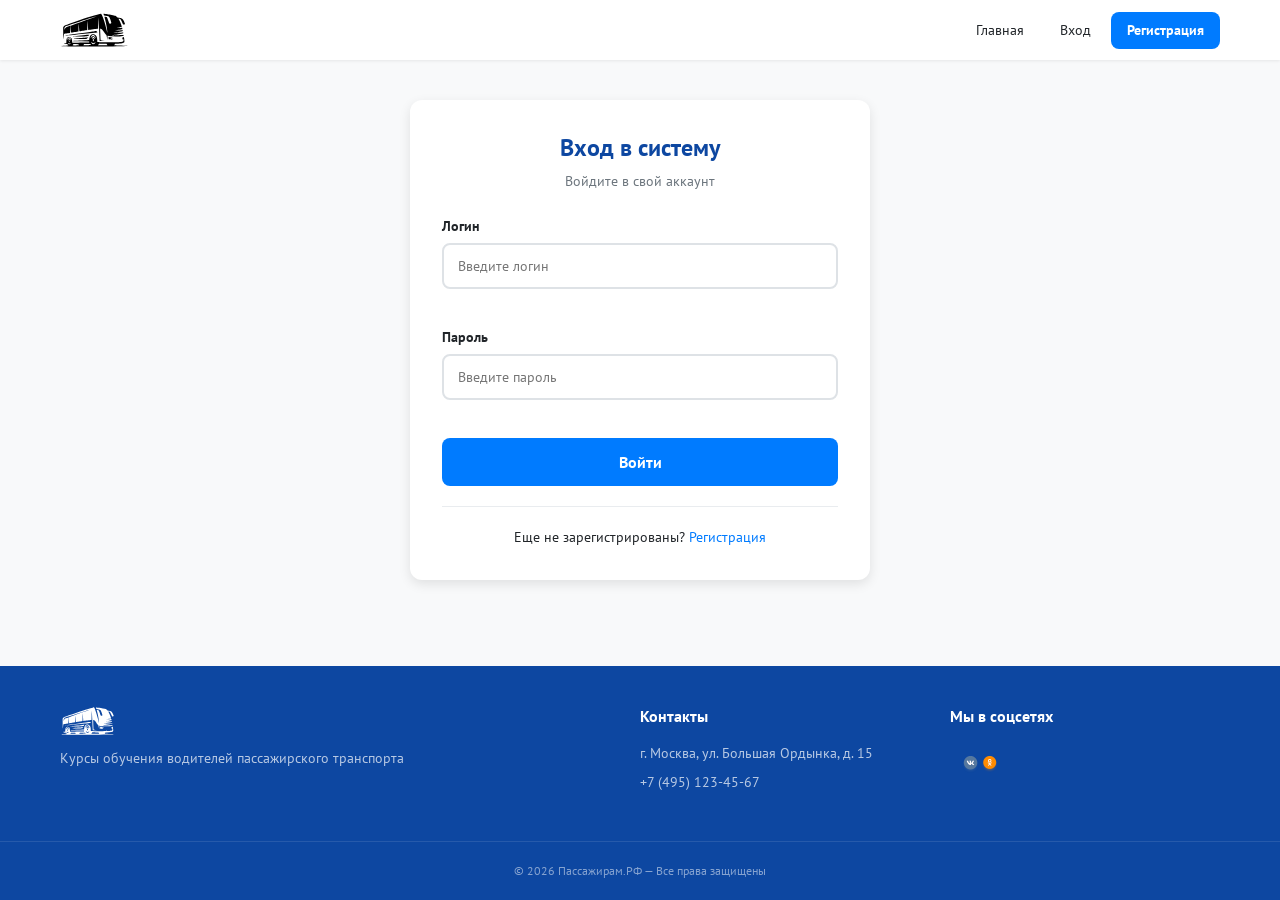
<file: request.html>
<!DOCTYPE html>
<html lang="ru">
<head>
    <meta charset="UTF-8">
    <meta name="viewport" content="width=device-width, initial-scale=1.0, maximum-scale=1.0, user-scalable=no">
    <title>Оформление заявки — Пассажирам.РФ</title>
    <link rel="preconnect" href="https://fonts.googleapis.com">
    <link rel="preconnect" href="https://fonts.gstatic.com" crossorigin>
    <link href="https://fonts.googleapis.com/css2?family=PT+Sans:ital,wght@0,400;0,700;1,400;1,700&display=swap" rel="stylesheet">
    <link rel="stylesheet" href="css/style.css">
</head>
<body>
    <!-- Навигация -->
    <nav class="navbar" id="navbar">
        <div class="nav-container">
            <a href="index.html" class="nav-logo">
                <img src="images/logo.svg" alt="Пассажирам.РФ" class="logo-img">
            </a>
            <button class="nav-toggle" id="navToggle" aria-label="Меню">
                <span class="hamburger"></span>
                <span class="hamburger"></span>
                <span class="hamburger"></span>
            </button>
            <ul class="nav-menu" id="navMenu">
                <li class="nav-item">
                    <a href="index.html" class="nav-link">Главная</a>
                </li>
                <li class="nav-item auth-hidden">
                    <a href="login.html" class="nav-link">Вход</a>
                </li>
                <li class="nav-item auth-hidden">
                    <a href="register.html" class="nav-link nav-link-primary">Регистрация</a>
                </li>
                <li class="nav-item auth-visible" style="display:none">
                    <a href="dashboard.html" class="nav-link">Личный кабинет</a>
                </li>
                <li class="nav-item auth-visible" style="display:none">
                    <a href="request.html" class="nav-link">Подать заявку</a>
                </li>
                <li class="nav-item admin-visible" style="display:none">
                    <a href="admin.html" class="nav-link nav-link-admin">Админ-панель</a>
                </li>
                <li class="nav-item auth-visible" style="display:none">
                    <a href="#" class="nav-link" onclick="auth.logout()">Выход</a>
                </li>
            </ul>
        </div>
    </nav>

    <!-- Уведомления -->
    <div class="notifications-container" id="notifications"></div>

    <!-- ==================== СТРАНИЦА ЗАЯВКИ ==================== -->
    <section class="page" id="page-new-request">
        <div class="form-container">
            <div class="form-card form-card-wide">
                <h2 class="form-title">Оформление заявки на обучение</h2>
                <p class="form-subtitle">Заполните форму для подачи заявки</p>
                <form id="requestForm" onsubmit="requests.handleSubmit(event)">
                    <div class="form-group">
                        <label for="req-transport" class="form-label">Вид транспорта *</label>
                        <select id="req-transport" name="transport" class="form-select">
                            <option value="">Выберите вид транспорта</option>
                            <option value="Автобус">Автобус</option>
                            <option value="Электробус">Электробус</option>
                            <option value="Трамвай">Трамвай</option>
                        </select>
                        <span class="form-error" id="req-transport-error"></span>
                    </div>
                    <div class="form-group">
                        <label for="req-date" class="form-label">Желаемая дата начала обучения *</label>
                        <input type="text" id="req-date" name="startDate" class="form-input" placeholder="ДД.ММ.ГГГГ" maxlength="10">
                        <span class="form-error" id="req-date-error"></span>
                    </div>
                    <div class="form-group">
                        <label for="req-payment" class="form-label">Способ оплаты *</label>
                        <select id="req-payment" name="payment" class="form-select">
                            <option value="">Выберите способ оплаты</option>
                            <option value="Предоплата по QR-коду">Предоплата по QR-коду</option>
                            <option value="Оплата картой МИР">Оплата картой МИР</option>
                            <option value="Постоплата в офисе">Постоплата в офисе организации</option>
                        </select>
                        <span class="form-error" id="req-payment-error"></span>
                    </div>
                    <div class="form-group">
                        <label for="req-comment" class="form-label">Комментарий</label>
                        <textarea id="req-comment" name="comment" class="form-textarea" rows="3" placeholder="Дополнительная информация..."></textarea>
                    </div>
                    <button type="submit" class="btn btn-primary btn-block btn-lg">Отправить заявку</button>
                </form>
            </div>
        </div>
    </section>

    <!-- Футер -->
    <footer class="footer" id="footer">
        <div class="footer-content">
            <div class="footer-section">
                <img src="images/logo.svg" alt="Пассажирам.РФ" class="footer-logo">
                <p class="footer-desc">Курсы обучения водителей пассажирского транспорта</p>
            </div>
            <div class="footer-section">
                <h4>Контакты</h4>
                <p>г. Москва, ул. Большая Ордынка, д. 15</p>
                <p><a href="tel:+74951234567">+7 (495) 123-45-67</a></p>
            </div>
            <div class="footer-section">
                <h4>Мы в соцсетях</h4>
                <div class="social-links">
                    <a href="#" class="social-link">
                        <img src="images/social.png" alt="Социальные сети" class="social-img">
                    </a>
                </div>
            </div>
        </div>
        <div class="footer-bottom">
            <p>&copy; 2026 Пассажирам.РФ — Все права защищены</p>
        </div>
    </footer>

    <script src="js/app.js"></script>
    <script>
        document.addEventListener('DOMContentLoaded', () => {
            storage.init();
            notify.init();
            nav.init();
            masks.init();

            // Защита страницы — только для авторизованных
            const user = auth.getCurrentUser();
            if (!user) {
                notify.error('Требуется авторизация');
                setTimeout(() => window.location.href = 'login.html', 500);
                return;
            }

            // Подставляем выбранный транспорт, если пришли с главной
            const selectedTransport = sessionStorage.getItem('selectedTransport');
            if (selectedTransport) {
                const select = document.getElementById('req-transport');
                if (select) select.value = selectedTransport;
                sessionStorage.removeItem('selectedTransport');
            }
        });
    </script>
</body>
</html>
</file>
<file: css/style.css>
/* ==========================================
   Пассажирам.РФ — Стили
   ========================================== */

/* --- Переменные --- */
:root {
    --color-primary: #007bff;
    --color-dark: #0d47a1;
    --color-gray: #6c757d;
    --color-bg: #f8f9fa;
    --color-white: #ffffff;
    --color-success: #28a745;
    --color-warning: #ffc107;
    --color-danger: #dc3545;
    --color-info: #17a2b8;
    --color-light-gray: #e9ecef;
    --color-border: #dee2e6;
    --color-text: #212529;
    --color-text-muted: #6c757d;
    --font-family: 'PT Sans', sans-serif;
    --shadow-sm: 0 1px 3px rgba(0,0,0,0.08);
    --shadow-md: 0 4px 12px rgba(0,0,0,0.1);
    --shadow-lg: 0 8px 24px rgba(0,0,0,0.12);
    --radius: 8px;
    --radius-lg: 12px;
    --transition: all 0.25s ease;
}

/* --- Базовые стили --- */
*, *::before, *::after {
    margin: 0;
    padding: 0;
    box-sizing: border-box;
}

html {
    scroll-behavior: smooth;
}

body {
    font-family: var(--font-family);
    font-size: 16px;
    line-height: 1.5;
    color: var(--color-text);
    background-color: var(--color-bg);
    -webkit-font-smoothing: antialiased;
    -moz-osx-font-smoothing: grayscale;
    min-height: 100vh;
    display: flex;
    flex-direction: column;
}

img {
    max-width: 100%;
    height: auto;
    display: block;
}

a {
    color: var(--color-primary);
    text-decoration: none;
    transition: var(--transition);
}

a:hover {
    color: var(--color-dark);
}

h1, h2, h3, h4, h5, h6 {
    font-family: var(--font-family);
    font-weight: 700;
    line-height: 1.3;
    color: var(--color-text);
}

h1 { font-size: 36px; }
h2 { font-size: 24px; }
h3 { font-size: 18px; }
h4 { font-size: 16px; }

/* ==========================================
   НАВИГАЦИЯ
   ========================================== */

.navbar {
    background: var(--color-white);
    box-shadow: var(--shadow-sm);
    position: sticky;
    top: 0;
    z-index: 1000;
    transition: var(--transition);
}

.nav-container {
    max-width: 1200px;
    margin: 0 auto;
    padding: 0 20px;
    display: flex;
    align-items: center;
    justify-content: space-between;
    height: 60px;
}

.nav-logo {
    display: flex;
    align-items: center;
}

.logo-img {
    height: 36px;
    width: auto;
}

.nav-toggle {
    display: none;
    flex-direction: column;
    justify-content: space-around;
    width: 28px;
    height: 24px;
    background: transparent;
    border: none;
    cursor: pointer;
    padding: 0;
}

.hamburger {
    width: 100%;
    height: 2px;
    background: var(--color-primary);
    border-radius: 2px;
    transition: var(--transition);
    display: block;
}

.nav-menu {
    display: flex;
    list-style: none;
    gap: 4px;
    align-items: center;
}

.nav-link {
    display: block;
    padding: 8px 16px;
    border-radius: var(--radius);
    font-size: 14px;
    font-weight: 400;
    color: var(--color-text);
    transition: var(--transition);
    white-space: nowrap;
}

.nav-link:hover {
    background: var(--color-bg);
    color: var(--color-primary);
}

.nav-link-primary {
    background: var(--color-primary);
    color: var(--color-white);
    font-weight: 700;
}

.nav-link-primary:hover {
    background: var(--color-dark);
    color: var(--color-white);
}

.nav-link-admin {
    background: var(--color-warning);
    color: var(--color-text);
    font-weight: 700;
}

.nav-link-admin:hover {
    background: #e0a800;
    color: var(--color-text);
}

/* ==========================================
   УВЕДОМЛЕНИЯ
   ========================================== */

.notifications-container {
    position: fixed;
    top: 70px;
    right: 20px;
    z-index: 9999;
    display: flex;
    flex-direction: column;
    gap: 8px;
    max-width: 360px;
}

.notification {
    padding: 14px 18px;
    border-radius: var(--radius);
    background: var(--color-white);
    box-shadow: var(--shadow-lg);
    font-size: 14px;
    animation: slideInRight 0.3s ease, fadeOut 0.3s ease 4.7s;
    display: flex;
    align-items: center;
    gap: 10px;
    border-left: 4px solid var(--color-primary);
}

.notification.success { border-left-color: var(--color-success); }
.notification.error { border-left-color: var(--color-danger); }
.notification.warning { border-left-color: var(--color-warning); }
.notification.info { border-left-color: var(--color-info); }

.notification-close {
    margin-left: auto;
    background: none;
    border: none;
    font-size: 18px;
    cursor: pointer;
    color: var(--color-gray);
    line-height: 1;
}

@keyframes slideInRight {
    from { transform: translateX(120%); opacity: 0; }
    to { transform: translateX(0); opacity: 1; }
}

@keyframes fadeOut {
    from { opacity: 1; }
    to { opacity: 0; }
}

/* ==========================================
   КНОПКИ
   ========================================== */

.btn {
    display: inline-flex;
    align-items: center;
    justify-content: center;
    gap: 6px;
    padding: 10px 20px;
    border: none;
    border-radius: var(--radius);
    font-family: var(--font-family);
    font-size: 14px;
    font-weight: 700;
    cursor: pointer;
    transition: var(--transition);
    text-align: center;
    white-space: nowrap;
}

.btn:hover {
    transform: translateY(-1px);
    box-shadow: var(--shadow-md);
}

.btn:active {
    transform: translateY(0);
}

.btn-primary {
    background: var(--color-primary);
    color: var(--color-white);
}

.btn-primary:hover {
    background: var(--color-dark);
}

.btn-outline {
    background: transparent;
    color: var(--color-primary);
    border: 2px solid var(--color-primary);
}

.btn-outline:hover {
    background: var(--color-primary);
    color: var(--color-white);
}

.btn-secondary {
    background: var(--color-light-gray);
    color: var(--color-text);
}

.btn-secondary:hover {
    background: var(--color-border);
}

.btn-danger {
    background: var(--color-danger);
    color: var(--color-white);
}

.btn-success {
    background: var(--color-success);
    color: var(--color-white);
}

.btn-warning {
    background: var(--color-warning);
    color: var(--color-text);
}

.btn-sm {
    padding: 6px 12px;
    font-size: 12px;
}

.btn-lg {
    padding: 14px 28px;
    font-size: 16px;
}

.btn-block {
    width: 100%;
}

.btn-icon {
    font-size: 20px;
    line-height: 1;
}

/* ==========================================
   СТРАНИЦЫ
   ========================================== */

.page {
    flex: 1;
    animation: fadeIn 0.3s ease;
}

@keyframes fadeIn {
    from { opacity: 0; transform: translateY(8px); }
    to { opacity: 1; transform: translateY(0); }
}

.section-title {
    text-align: center;
    margin-bottom: 28px;
    color: var(--color-dark);
    font-size: 24px;
}

/* ==========================================
   HERO СЕКЦИЯ
   ========================================== */

.hero {
    display: grid;
    grid-template-columns: 1fr 1fr;
    align-items: center;
    max-width: 1200px;
    margin: 0 auto;
    padding: 40px 20px;
    gap: 40px;
}

.hero-content {
    animation: fadeIn 0.6s ease;
}

.hero-title {
    font-size: 36px;
    color: var(--color-dark);
    margin-bottom: 16px;
    line-height: 1.2;
}

.hero-subtitle {
    font-size: 18px;
    color: var(--color-gray);
    margin-bottom: 28px;
}

.hero-buttons {
    display: flex;
    gap: 12px;
    flex-wrap: wrap;
}

.hero-image {
    border-radius: var(--radius-lg);
    overflow: hidden;
    box-shadow: var(--shadow-lg);
    animation: fadeIn 0.8s ease;
}

.hero-image img {
    width: 100%;
    height: 100%;
    object-fit: cover;
}

/* ==========================================
   СЛАЙДЕР
   ========================================== */

.slider-section {
    max-width: 900px;
    margin: 0 auto;
    padding: 40px 20px;
}

.dashboard-slider {
    padding: 0 0 30px;
}

.slider {
    position: relative;
    border-radius: var(--radius-lg);
    overflow: hidden;
    box-shadow: var(--shadow-md);
    background: var(--color-white);
}

.slider-container {
    display: flex;
    transition: transform 0.5s ease;
    height: 400px;
}

.slider-slide {
    min-width: 100%;
    position: relative;
    opacity: 0;
    transition: opacity 0.5s ease;
    display: none;
}

.slider-slide.active {
    opacity: 1;
    display: block;
}

.slider-slide img {
    width: 100%;
    height: 400px;
    object-fit: cover;
}

.slide-caption {
    position: absolute;
    bottom: 0;
    left: 0;
    right: 0;
    padding: 20px;
    background: linear-gradient(transparent, rgba(0,0,0,0.7));
    color: var(--color-white);
    font-size: 16px;
    font-weight: 700;
}

.slider-btn {
    position: absolute;
    top: 50%;
    transform: translateY(-50%);
    background: rgba(255,255,255,0.9);
    border: none;
    width: 44px;
    height: 44px;
    border-radius: 50%;
    cursor: pointer;
    font-size: 16px;
    color: var(--color-primary);
    transition: var(--transition);
    display: flex;
    align-items: center;
    justify-content: center;
    z-index: 10;
}

.slider-btn:hover {
    background: var(--color-white);
    box-shadow: var(--shadow-md);
}

.slider-prev { left: 12px; }
.slider-next { right: 12px; }

.slider-dots {
    display: flex;
    justify-content: center;
    gap: 8px;
    padding: 16px;
    background: var(--color-white);
}

.slider-dot {
    width: 10px;
    height: 10px;
    border-radius: 50%;
    background: var(--color-border);
    border: none;
    cursor: pointer;
    transition: var(--transition);
}

.slider-dot.active {
    background: var(--color-primary);
    width: 24px;
    border-radius: 5px;
}

/* ==========================================
   ТРАНСПОРТ
   ========================================== */

.transport-section {
    max-width: 1200px;
    margin: 0 auto;
    padding: 40px 20px;
}

.transport-grid {
    display: grid;
    grid-template-columns: repeat(3, 1fr);
    gap: 24px;
}

.transport-card {
    background: var(--color-white);
    border-radius: var(--radius-lg);
    overflow: hidden;
    box-shadow: var(--shadow-sm);
    transition: var(--transition);
    text-align: center;
    padding-bottom: 24px;
}

.transport-card:hover {
    transform: translateY(-4px);
    box-shadow: var(--shadow-lg);
}

.transport-img {
    height: 200px;
    overflow: hidden;
    margin-bottom: 16px;
}

.transport-img img {
    width: 100%;
    height: 100%;
    object-fit: cover;
    transition: var(--transition);
}

.transport-card:hover .transport-img img {
    transform: scale(1.05);
}

.transport-card h3 {
    margin-bottom: 8px;
    color: var(--color-dark);
}

.transport-card p {
    padding: 0 16px;
    margin-bottom: 16px;
    font-size: 14px;
    color: var(--color-gray);
}

/* ==========================================
   ИНФОРМАЦИЯ
   ========================================== */

.info-section {
    max-width: 1200px;
    margin: 0 auto;
    padding: 40px 20px;
    display: grid;
    grid-template-columns: 1fr 1fr;
    gap: 24px;
}

.info-card {
    background: var(--color-white);
    border-radius: var(--radius-lg);
    padding: 24px;
    box-shadow: var(--shadow-sm);
}

.info-card h3 {
    margin-bottom: 16px;
    color: var(--color-dark);
}

.info-card p {
    margin-bottom: 8px;
}

.info-note {
    font-style: italic;
    font-size: 12px;
    color: var(--color-gray);
    margin-top: 12px;
}

.payment-list {
    list-style: none;
    padding: 0;
}

.payment-list li {
    padding: 8px 0;
    border-bottom: 1px solid var(--color-light-gray);
    position: relative;
    padding-left: 24px;
}

.payment-list li::before {
    content: '✓';
    position: absolute;
    left: 0;
    color: var(--color-success);
    font-weight: 700;
}

/* ==========================================
   ФОРМЫ
   ========================================== */

.form-container {
    max-width: 500px;
    margin: 0 auto;
    padding: 40px 20px;
}

.form-card {
    background: var(--color-white);
    border-radius: var(--radius-lg);
    padding: 32px;
    box-shadow: var(--shadow-md);
}

.form-card-wide {
    max-width: 600px;
}

.form-title {
    text-align: center;
    margin-bottom: 8px;
    color: var(--color-dark);
    font-size: 24px;
}

.form-subtitle {
    text-align: center;
    color: var(--color-gray);
    margin-bottom: 24px;
    font-size: 14px;
}

.form-group {
    margin-bottom: 18px;
}

.form-label {
    display: block;
    margin-bottom: 6px;
    font-weight: 700;
    font-size: 14px;
    color: var(--color-text);
}

.form-input,
.form-select,
.form-textarea {
    width: 100%;
    padding: 12px 14px;
    border: 2px solid var(--color-border);
    border-radius: var(--radius);
    font-family: var(--font-family);
    font-size: 14px;
    transition: var(--transition);
    background: var(--color-white);
}

.form-input:focus,
.form-select:focus,
.form-textarea:focus {
    outline: none;
    border-color: var(--color-primary);
    box-shadow: 0 0 0 3px rgba(0,123,255,0.1);
}

.form-input.error,
.form-select.error {
    border-color: var(--color-danger);
}

.form-hint {
    display: block;
    font-size: 12px;
    color: var(--color-gray);
    margin-top: 4px;
    font-style: italic;
}

.form-error {
    display: block;
    font-size: 12px;
    color: var(--color-danger);
    margin-top: 4px;
    min-height: 16px;
}

.form-textarea {
    resize: vertical;
    min-height: 80px;
}

.form-footer {
    text-align: center;
    margin-top: 20px;
    padding-top: 20px;
    border-top: 1px solid var(--color-light-gray);
    font-size: 14px;
}

/* ==========================================
   ЛИЧНЫЙ КАБИНЕТ
   ========================================== */

.dashboard {
    max-width: 900px;
    margin: 0 auto;
    padding: 30px 20px;
}

.user-info-card {
    background: var(--color-white);
    border-radius: var(--radius-lg);
    padding: 20px 24px;
    margin-bottom: 20px;
    box-shadow: var(--shadow-sm);
    text-align: center;
}

.user-info-card h3 {
    color: var(--color-dark);
    margin-bottom: 4px;
}

.user-email {
    color: var(--color-gray);
    font-size: 14px;
}

.dashboard-actions {
    text-align: center;
    margin-bottom: 30px;
}

.requests-section {
    background: var(--color-white);
    border-radius: var(--radius-lg);
    padding: 24px;
    box-shadow: var(--shadow-sm);
}

.requests-list {
    display: flex;
    flex-direction: column;
    gap: 12px;
}

.request-card {
    border: 1px solid var(--color-border);
    border-radius: var(--radius);
    padding: 16px;
    transition: var(--transition);
}

.request-card:hover {
    box-shadow: var(--shadow-sm);
    border-color: var(--color-primary);
}

.request-header {
    display: flex;
    justify-content: space-between;
    align-items: center;
    margin-bottom: 10px;
    flex-wrap: wrap;
    gap: 8px;
}

.request-number {
    font-weight: 700;
    color: var(--color-dark);
}

.request-status {
    padding: 4px 12px;
    border-radius: 20px;
    font-size: 12px;
    font-weight: 700;
}

.status-new {
    background: #e3f2fd;
    color: var(--color-primary);
}

.status-progress {
    background: #fff3e0;
    color: #e65100;
}

.status-completed {
    background: #e8f5e9;
    color: var(--color-success);
}

.request-details {
    display: grid;
    grid-template-columns: 1fr 1fr;
    gap: 8px;
    font-size: 14px;
    margin-bottom: 12px;
}

.request-detail {
    color: var(--color-gray);
}

.request-detail strong {
    color: var(--color-text);
}

.request-actions {
    display: flex;
    gap: 8px;
    flex-wrap: wrap;
}

/* Отзывы */
.review-section {
    margin-top: 12px;
    padding-top: 12px;
    border-top: 1px solid var(--color-light-gray);
}

.review-card {
    background: var(--color-bg);
    border-radius: var(--radius);
    padding: 12px;
    margin-top: 8px;
}

.review-rating {
    color: var(--color-warning);
    font-size: 16px;
    margin-bottom: 4px;
}

.review-text {
    font-size: 14px;
    color: var(--color-text);
}

.review-date {
    font-size: 12px;
    color: var(--color-gray);
    margin-top: 4px;
}

/* Рейтинг звёзд */
.rating {
    display: flex;
    gap: 4px;
    font-size: 28px;
}

.star {
    cursor: pointer;
    color: var(--color-border);
    transition: var(--transition);
}

.star.active,
.star:hover {
    color: var(--color-warning);
}

/* ==========================================
   АДМИН-ПАНЕЛЬ
   ========================================== */

.admin-panel {
    max-width: 1200px;
    margin: 0 auto;
    padding: 30px 20px;
}

.admin-header {
    margin-bottom: 24px;
}

.admin-stats {
    display: grid;
    grid-template-columns: repeat(3, 1fr);
    gap: 16px;
    margin-top: 20px;
}

.stat-card {
    background: var(--color-white);
    border-radius: var(--radius-lg);
    padding: 20px;
    text-align: center;
    box-shadow: var(--shadow-sm);
    transition: var(--transition);
}

.stat-card:hover {
    transform: translateY(-2px);
    box-shadow: var(--shadow-md);
}

.stat-number {
    display: block;
    font-size: 32px;
    font-weight: 700;
    color: var(--color-dark);
}

.stat-label {
    font-size: 14px;
    color: var(--color-gray);
}

.admin-filters {
    display: flex;
    flex-wrap: wrap;
    gap: 16px;
    margin-bottom: 24px;
    padding: 20px;
    background: var(--color-white);
    border-radius: var(--radius-lg);
    box-shadow: var(--shadow-sm);
    align-items: end;
}

.filter-group {
    display: flex;
    flex-direction: column;
    gap: 4px;
    flex: 1;
    min-width: 160px;
}

.filter-label {
    font-size: 12px;
    font-weight: 700;
    color: var(--color-gray);
}

.filter-select,
.filter-input {
    padding: 10px 12px;
    border: 2px solid var(--color-border);
    border-radius: var(--radius);
    font-family: var(--font-family);
    font-size: 14px;
    transition: var(--transition);
}

.filter-select:focus,
.filter-input:focus {
    outline: none;
    border-color: var(--color-primary);
}

.table-container {
    background: var(--color-white);
    border-radius: var(--radius-lg);
    box-shadow: var(--shadow-sm);
    overflow: hidden;
    overflow-x: auto;
}

.admin-table {
    width: 100%;
    border-collapse: collapse;
    font-size: 14px;
}

.admin-table th {
    background: var(--color-dark);
    color: var(--color-white);
    padding: 14px 16px;
    text-align: left;
    font-weight: 700;
    white-space: nowrap;
}

.admin-table td {
    padding: 12px 16px;
    border-bottom: 1px solid var(--color-light-gray);
}

.admin-table tbody tr {
    transition: var(--transition);
}

.admin-table tbody tr:hover {
    background: #f0f7ff;
}

.admin-table .status-badge {
    padding: 4px 10px;
    border-radius: 12px;
    font-size: 12px;
    font-weight: 700;
    display: inline-block;
}

.status-select {
    padding: 6px 10px;
    border: 2px solid var(--color-border);
    border-radius: var(--radius);
    font-family: var(--font-family);
    font-size: 13px;
    cursor: pointer;
    transition: var(--transition);
}

.status-select:focus {
    outline: none;
    border-color: var(--color-primary);
}

/* Пагинация */
.pagination {
    display: flex;
    justify-content: center;
    align-items: center;
    gap: 8px;
    margin-top: 24px;
    flex-wrap: wrap;
}

.page-btn {
    padding: 8px 14px;
    border: 2px solid var(--color-border);
    background: var(--color-white);
    border-radius: var(--radius);
    font-family: var(--font-family);
    font-size: 14px;
    cursor: pointer;
    transition: var(--transition);
    color: var(--color-text);
}

.page-btn:hover {
    border-color: var(--color-primary);
    color: var(--color-primary);
}

.page-btn.active {
    background: var(--color-primary);
    border-color: var(--color-primary);
    color: var(--color-white);
}

.page-btn:disabled {
    opacity: 0.5;
    cursor: not-allowed;
}

.page-info {
    font-size: 14px;
    color: var(--color-gray);
    padding: 0 12px;
}

/* ==========================================
   МОДАЛЬНЫЕ ОКНА
   ========================================== */

.modal-overlay {
    position: fixed;
    top: 0;
    left: 0;
    right: 0;
    bottom: 0;
    background: rgba(0,0,0,0.5);
    display: flex;
    align-items: center;
    justify-content: center;
    z-index: 9998;
    padding: 20px;
    animation: fadeIn 0.2s ease;
}

.modal {
    background: var(--color-white);
    border-radius: var(--radius-lg);
    width: 100%;
    max-width: 500px;
    max-height: 90vh;
    overflow-y: auto;
    box-shadow: var(--shadow-lg);
    animation: slideUp 0.3s ease;
}

.modal-sm {
    max-width: 400px;
}

@keyframes slideUp {
    from { transform: translateY(30px); opacity: 0; }
    to { transform: translateY(0); opacity: 1; }
}

.modal-header {
    display: flex;
    justify-content: space-between;
    align-items: center;
    padding: 20px 24px;
    border-bottom: 1px solid var(--color-light-gray);
}

.modal-title {
    font-size: 18px;
    color: var(--color-dark);
}

.modal-close {
    background: none;
    border: none;
    font-size: 24px;
    cursor: pointer;
    color: var(--color-gray);
    line-height: 1;
    padding: 0;
    width: 32px;
    height: 32px;
    display: flex;
    align-items: center;
    justify-content: center;
    border-radius: 50%;
    transition: var(--transition);
}

.modal-close:hover {
    background: var(--color-light-gray);
    color: var(--color-text);
}

.modal-body {
    padding: 24px;
}

.modal-actions {
    display: flex;
    gap: 12px;
    justify-content: flex-end;
    margin-top: 20px;
}

/* ==========================================
   ФУТЕР
   ========================================== */

.footer {
    background: var(--color-dark);
    color: var(--color-white);
    margin-top: auto;
}

.footer-content {
    max-width: 1200px;
    margin: 0 auto;
    padding: 40px 20px;
    display: grid;
    grid-template-columns: 2fr 1fr 1fr;
    gap: 40px;
}

.footer-logo {
    height: 30px;
    margin-bottom: 12px;
    filter: brightness(0) invert(1);
}

.footer-desc {
    color: rgba(255,255,255,0.7);
    font-size: 14px;
}

.footer-section h4 {
    color: var(--color-white);
    margin-bottom: 16px;
    font-size: 16px;
}

.footer-section p,
.footer-section a {
    color: rgba(255,255,255,0.7);
    font-size: 14px;
    margin-bottom: 8px;
}

.footer-section a:hover {
    color: var(--color-white);
}

.social-links {
    display: flex;
    gap: 12px;
}

.social-img {
    height: 40px;
    width: auto;
    border-radius: var(--radius);
    transition: var(--transition);
}

.social-img:hover {
    transform: scale(1.1);
}

.footer-bottom {
    border-top: 1px solid rgba(255,255,255,0.1);
    padding: 20px;
    text-align: center;
    font-size: 12px;
    color: rgba(255,255,255,0.5);
}

/* ==========================================
   EMPTY STATE
   ========================================== */

.empty-state {
    text-align: center;
    padding: 40px 20px;
    color: var(--color-gray);
}

.empty-state p {
    margin-bottom: 16px;
    font-size: 16px;
}

/* ==========================================
   АДАПТИВНОСТЬ (Mobile First)
   ========================================== */

@media (max-width: 768px) {
    h1 { font-size: 28px; }
    h2 { font-size: 20px; }
    h3 { font-size: 16px; }

    .nav-toggle {
        display: flex;
    }

    .nav-menu {
        position: fixed;
        top: 60px;
        left: 0;
        right: 0;
        background: var(--color-white);
        flex-direction: column;
        padding: 16px;
        box-shadow: var(--shadow-md);
        transform: translateY(-150%);
        opacity: 0;
        transition: var(--transition);
        gap: 4px;
    }

    .nav-menu.active {
        transform: translateY(0);
        opacity: 1;
    }

    .nav-item {
        width: 100%;
    }

    .nav-link {
        width: 100%;
        text-align: center;
    }

    .hero {
        grid-template-columns: 1fr;
        text-align: center;
        padding: 24px 16px;
    }

    .hero-title {
        font-size: 28px;
    }

    .hero-buttons {
        justify-content: center;
    }

    .hero-image {
        order: -1;
        max-height: 240px;
    }

    .slider-container,
    .slider-slide img {
        height: 220px;
    }

    .transport-grid {
        grid-template-columns: 1fr;
    }

    .info-section {
        grid-template-columns: 1fr;
    }

    .form-container {
        padding: 20px 16px;
    }

    .form-card {
        padding: 24px 20px;
    }

    .admin-stats {
        grid-template-columns: 1fr;
    }

    .admin-filters {
        flex-direction: column;
    }

    .filter-group {
        min-width: 100%;
    }

    .admin-table {
        font-size: 12px;
    }

    .admin-table th,
    .admin-table td {
        padding: 8px 10px;
    }

    .request-details {
        grid-template-columns: 1fr;
    }

    .footer-content {
        grid-template-columns: 1fr;
        gap: 24px;
        text-align: center;
    }

    .footer-logo {
        margin: 0 auto 12px;
    }

    .social-links {
        justify-content: center;
    }
}

/* Оптимизация под iPhone 12/13/14 (390×844) */
@media (max-width: 390px) {
    .hero-title {
        font-size: 24px;
    }

    .btn-lg {
        padding: 12px 20px;
        font-size: 14px;
    }

    .section-title {
        font-size: 20px;
    }

    .slider-container,
    .slider-slide img {
        height: 180px;
    }

    .transport-img {
        height: 160px;
    }

    .stat-number {
        font-size: 24px;
    }

    .modal {
        margin: 10px;
    }

    .modal-body {
        padding: 16px;
    }
}

/* ==========================================
   МИКРОАНИМАЦИИ
   ========================================== */

/* Пульсация кнопок */
@keyframes pulse {
    0%, 100% { transform: scale(1); }
    50% { transform: scale(1.02); }
}

.btn-primary:active {
    animation: pulse 0.2s ease;
}

/* Появление элементов */
@keyframes slideUpFade {
    from {
        opacity: 0;
        transform: translateY(20px);
    }
    to {
        opacity: 1;
        transform: translateY(0);
    }
}

.transport-card:nth-child(1) { animation: slideUpFade 0.4s ease 0.1s both; }
.transport-card:nth-child(2) { animation: slideUpFade 0.4s ease 0.2s both; }
.transport-card:nth-child(3) { animation: slideUpFade 0.4s ease 0.3s both; }

/* Иконка загрузки */
@keyframes spin {
    to { transform: rotate(360deg); }
}

.loading {
    display: inline-block;
    width: 16px;
    height: 16px;
    border: 2px solid var(--color-white);
    border-top-color: transparent;
    border-radius: 50%;
    animation: spin 0.6s linear infinite;
}

/* Подсветка при фокусе */
.form-input:focus,
.form-select:focus,
.form-textarea:focus {
    animation: focusGlow 0.3s ease;
}

@keyframes focusGlow {
    from { box-shadow: 0 0 0 0 rgba(0,123,255,0.2); }
    to { box-shadow: 0 0 0 4px rgba(0,123,255,0.1); }
}

/* Переходы страниц */
.page-transition-enter {
    animation: fadeIn 0.3s ease;
}

/* Hover-эффекты для ссылок */
.nav-link {
    position: relative;
}

/* Микроанимация для карточек */
.transport-card,
.request-card,
.info-card,
.stat-card {
    transition: transform 0.25s ease, box-shadow 0.25s ease;
}

/* Анимация появления уведомления */
@keyframes bounceIn {
    0% { transform: translateX(120%); }
    60% { transform: translateX(-8px); }
    100% { transform: translateX(0); }
}

/* Анимация для таблицы */
.admin-table tbody tr {
    animation: slideUpFade 0.2s ease both;
}

/* Стили для скроллбара */
::-webkit-scrollbar {
    width: 8px;
    height: 8px;
}

::-webkit-scrollbar-track {
    background: var(--color-bg);
}

::-webkit-scrollbar-thumb {
    background: var(--color-gray);
    border-radius: 4px;
}

::-webkit-scrollbar-thumb:hover {
    background: var(--color-dark);
}
</file>
